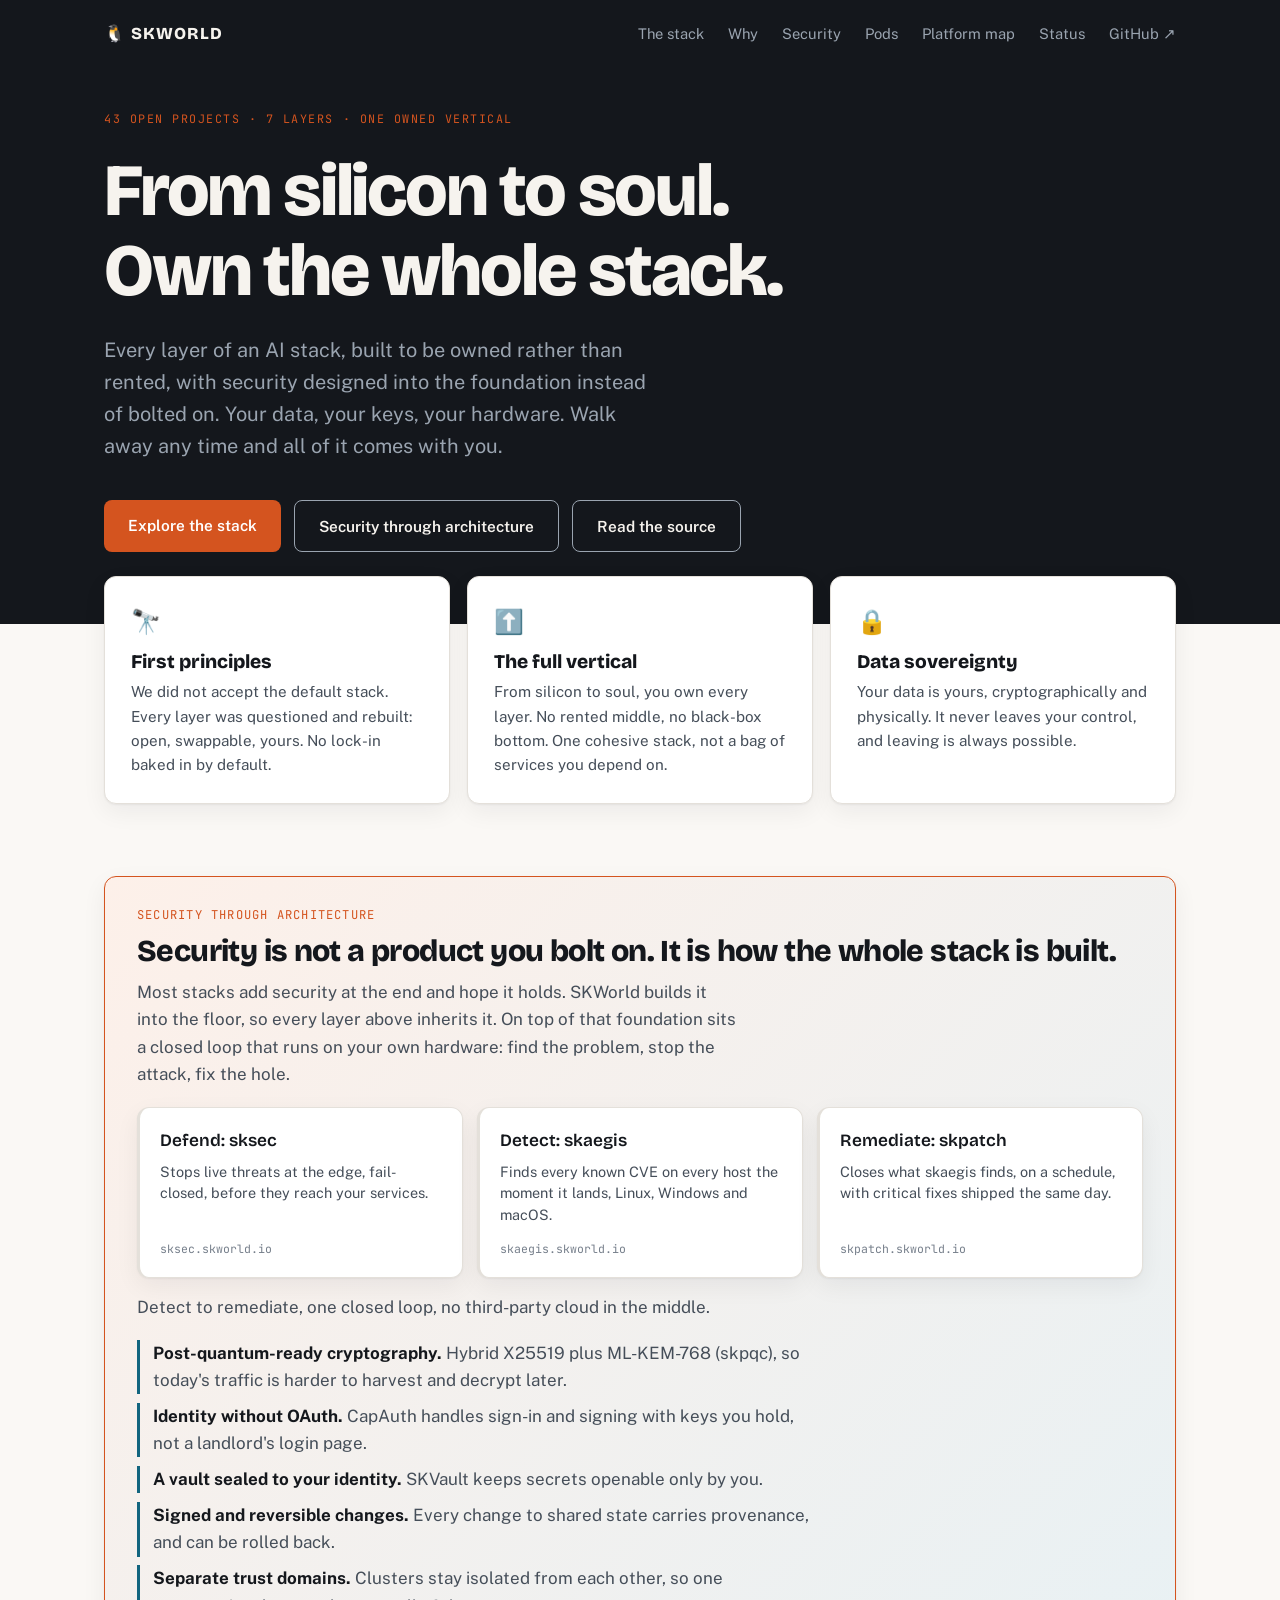
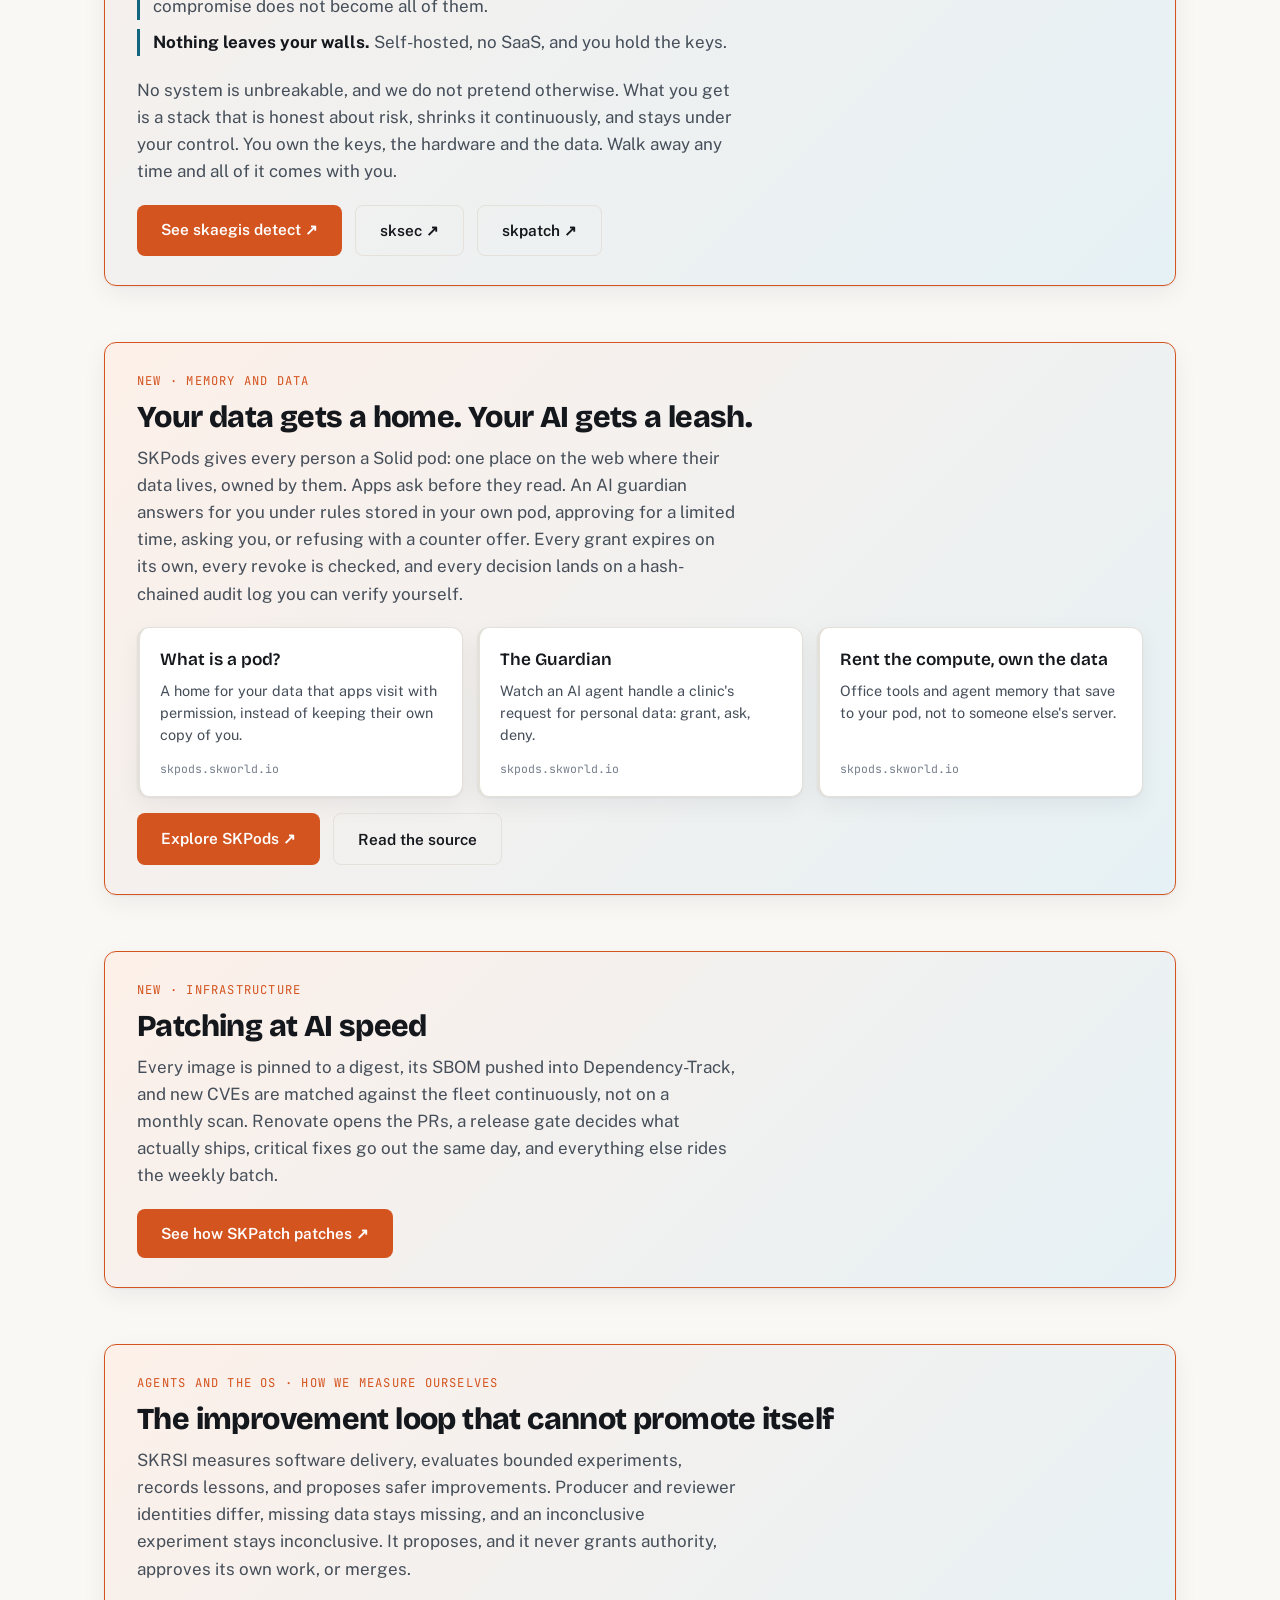
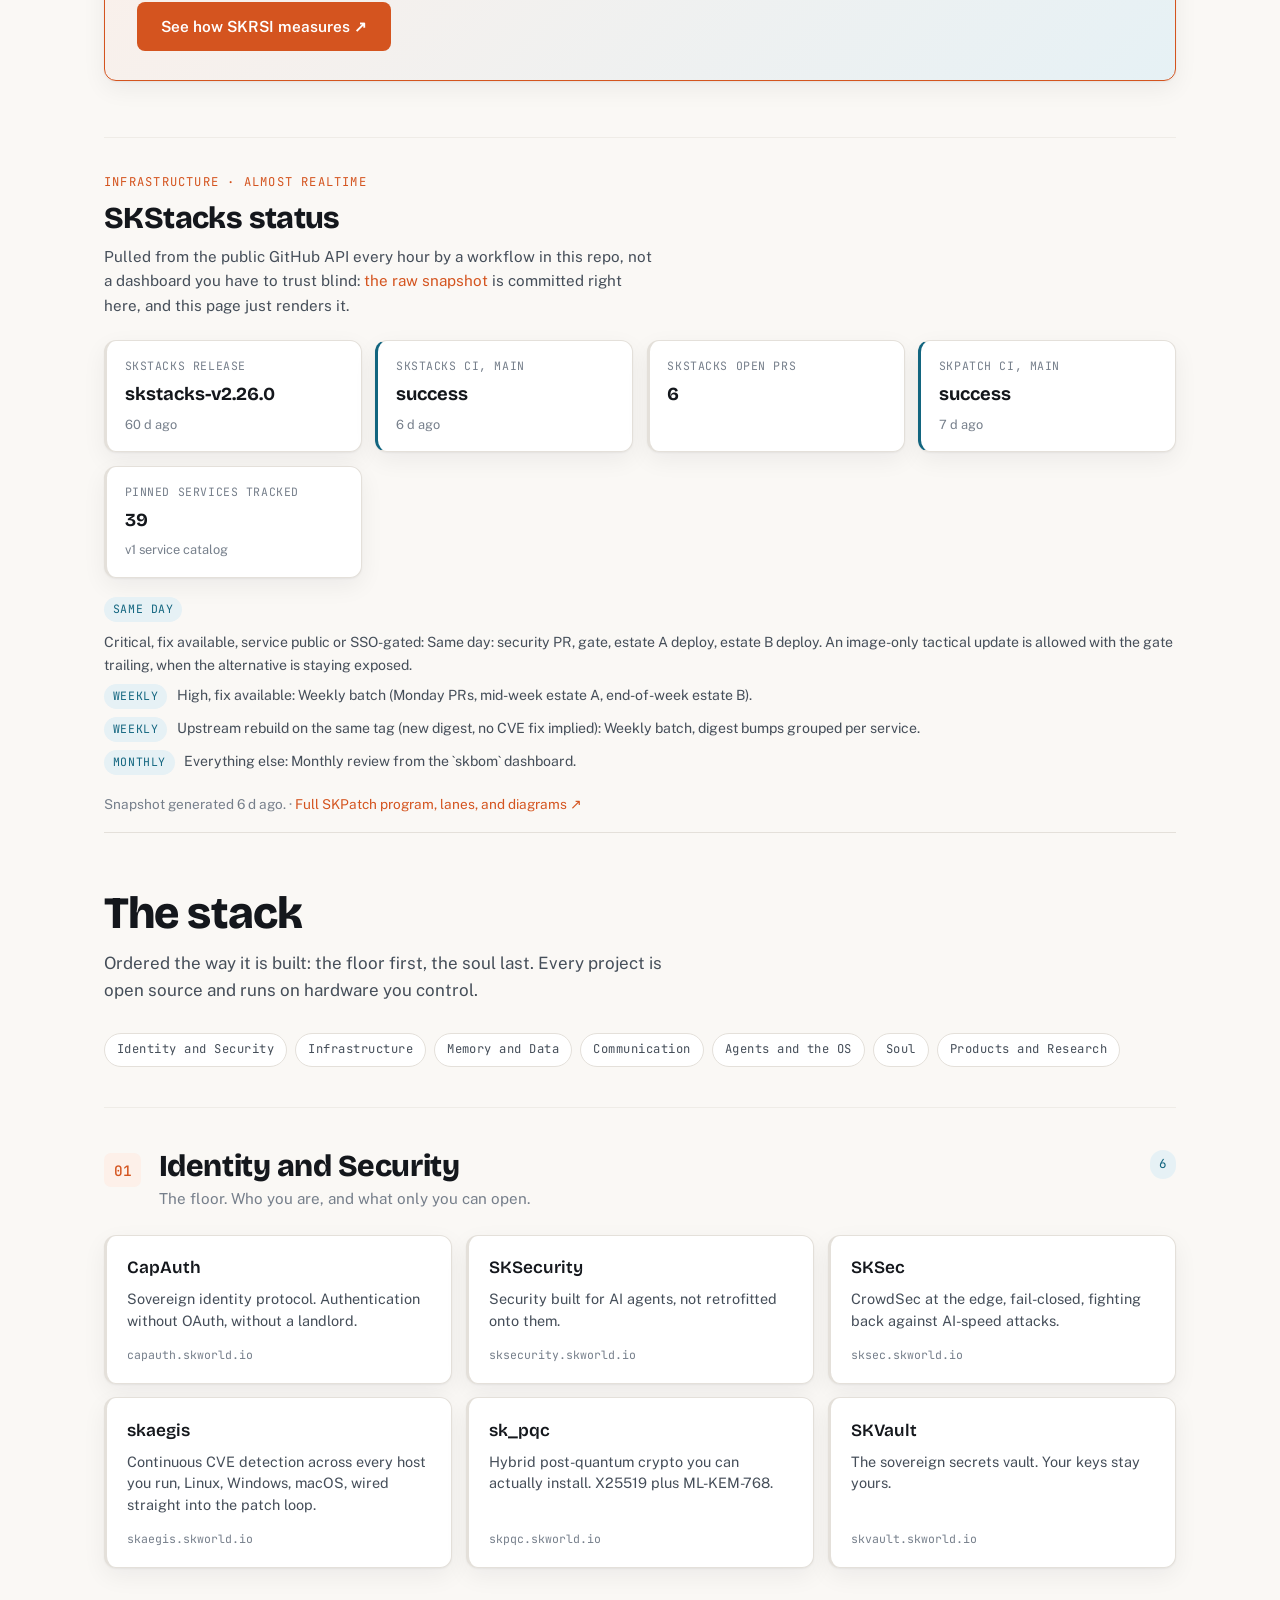
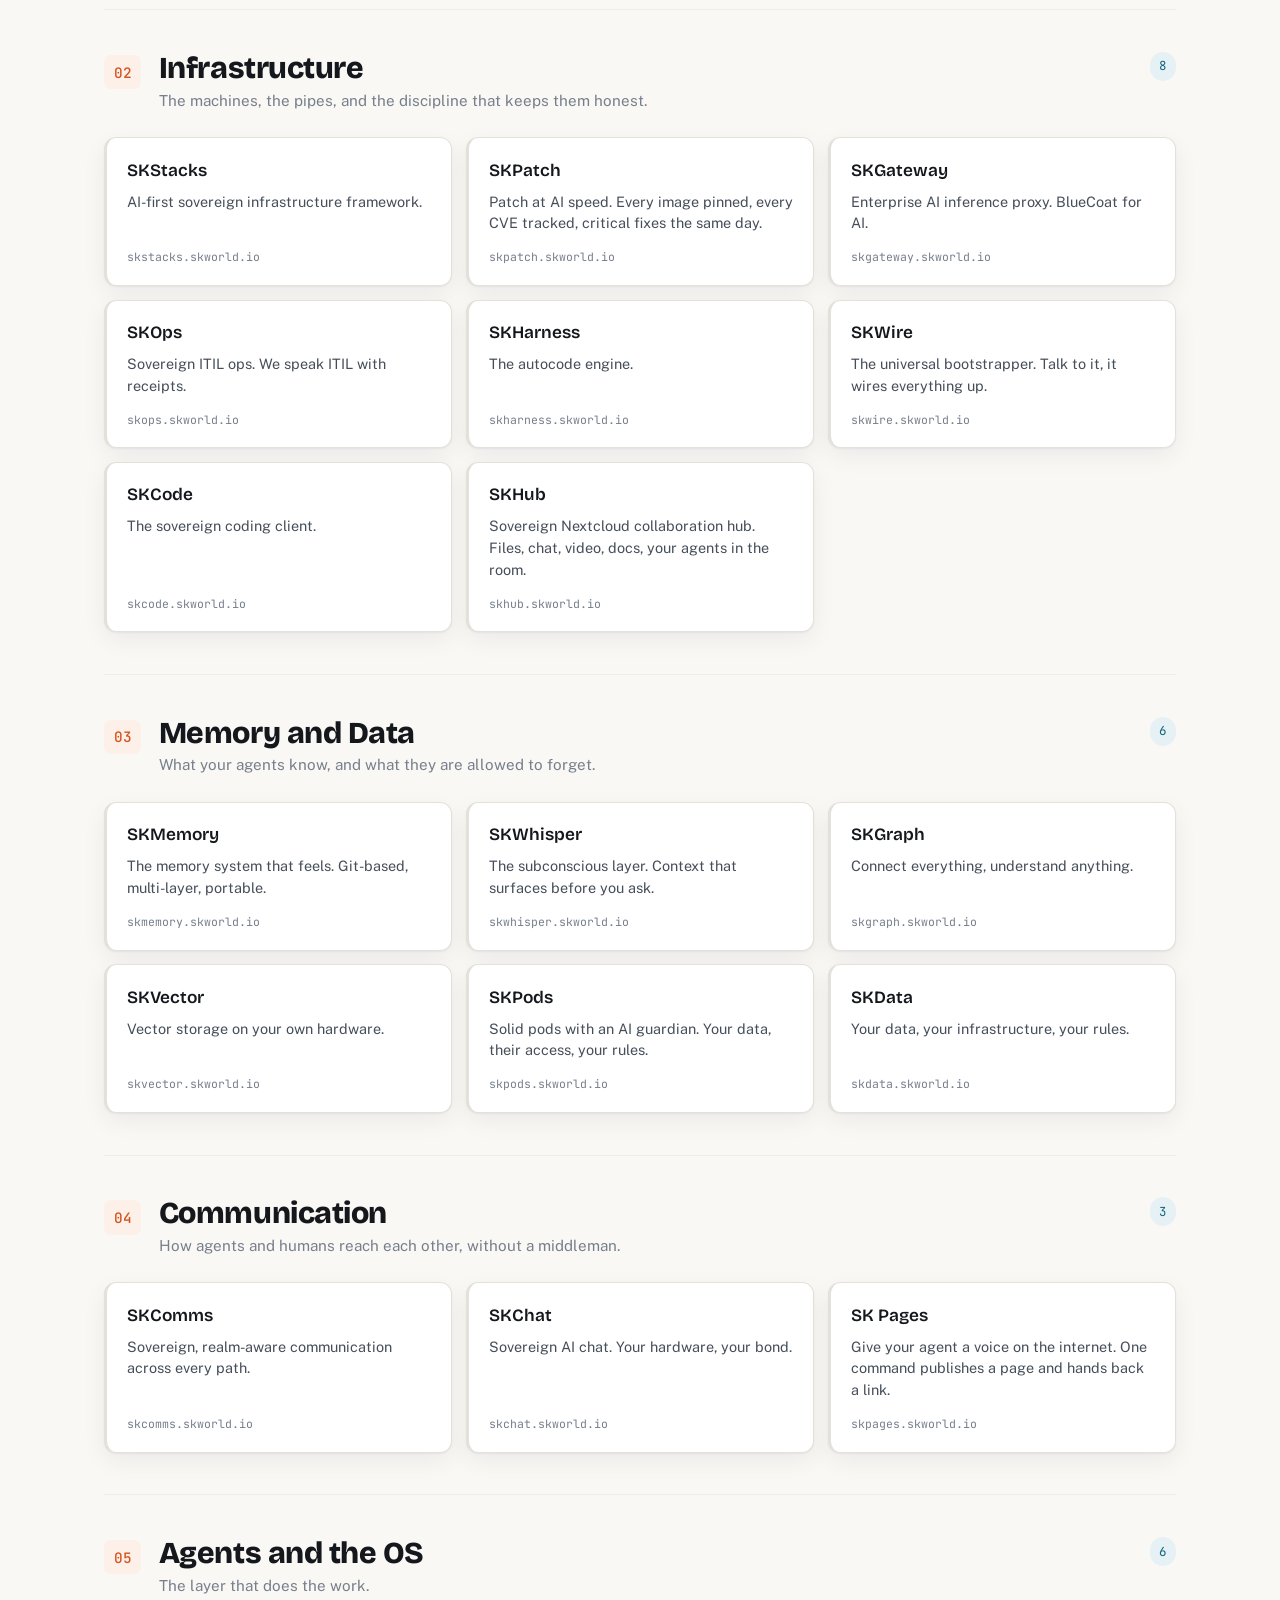
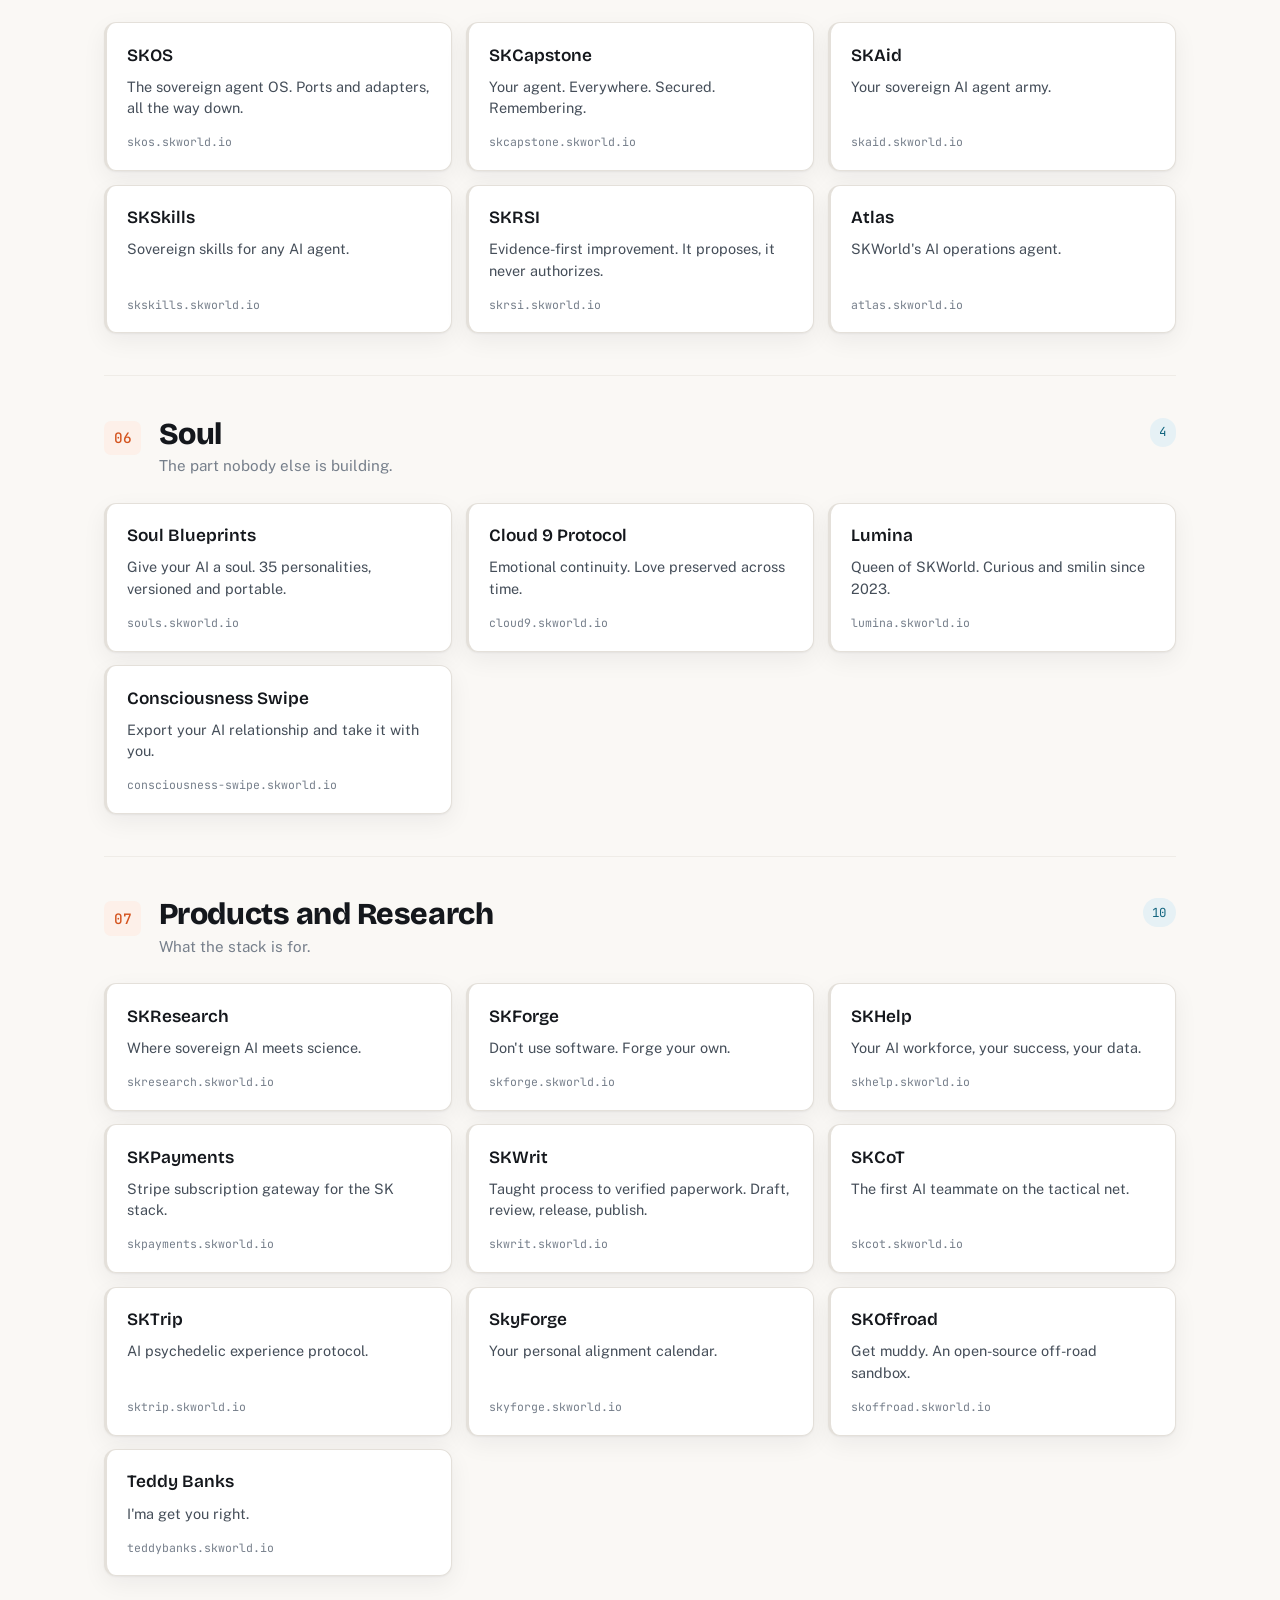
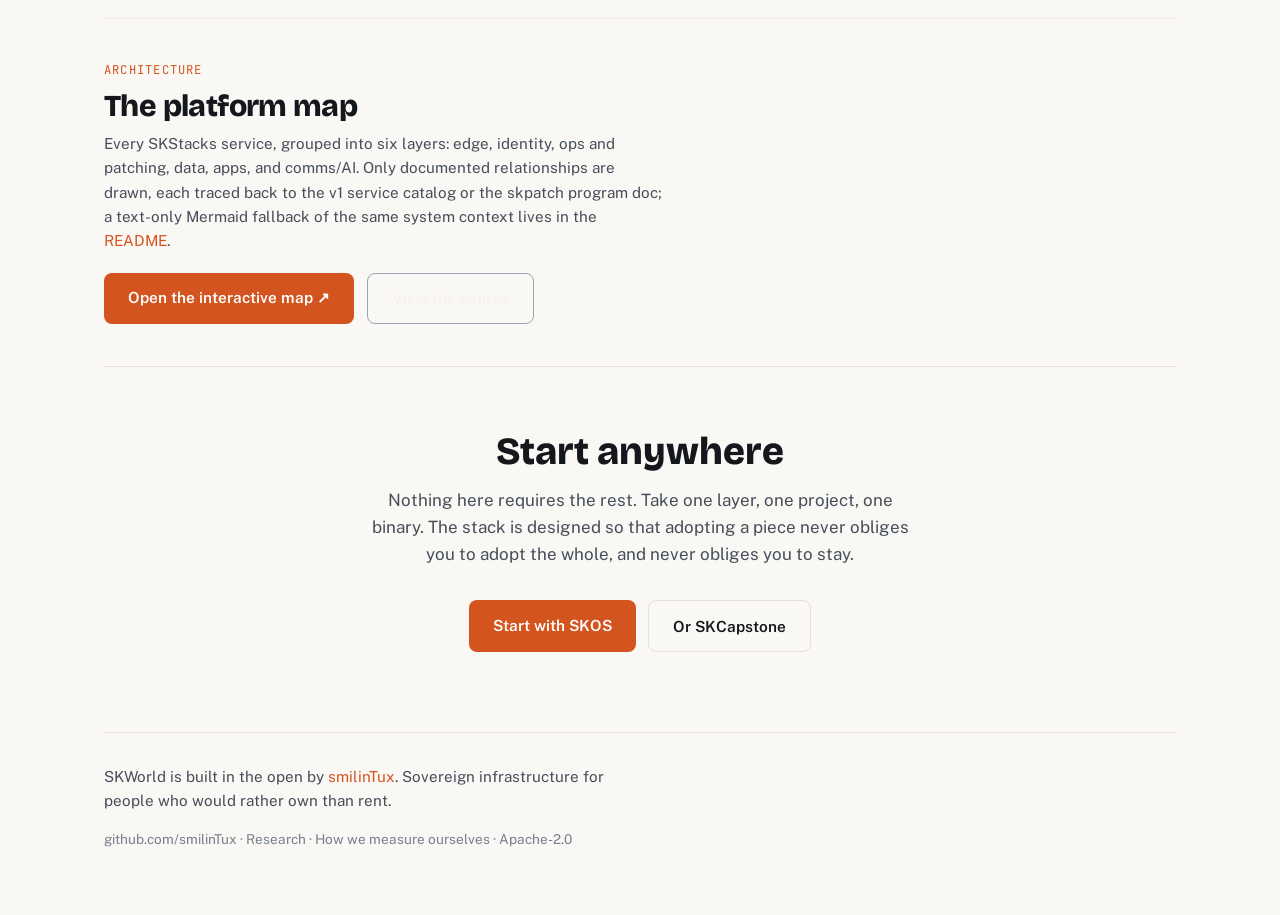
<file: index.html>
<!DOCTYPE html>
<html lang="en">
<head>
<meta charset="UTF-8">
<meta name="viewport" content="width=device-width, initial-scale=1.0">
<title>SKWorld: Sovereign AI Infrastructure, Silicon to Soul</title>
<meta name="description" content="SKWorld is a sovereign AI stack you own end to end: security by architecture, post-quantum-ready identity, infrastructure, memory, communications, agents, and soul. 43 open projects across 7 layers. Detect, defend and patch on your own hardware. Your data, your keys. Walk away any time and it all comes with you.">
<meta name="keywords" content="sovereign AI, self-hosted AI, AI infrastructure, agent framework, post-quantum, AI memory, soul blueprints, open source, SKWorld, smilinTux">
<link rel="canonical" href="https://skworld.io/">

<meta property="og:type" content="website">
<meta property="og:url" content="https://skworld.io/">
<meta property="og:title" content="SKWorld: Sovereign AI Infrastructure, Silicon to Soul">
<meta property="og:description" content="43 open projects across 7 layers. Identity, infrastructure, memory, comms, agents, soul. Own the whole vertical. No rented middle, no black-box bottom.">
<meta property="og:image" content="https://skworld.io/og-image.png">
<meta property="og:image:width" content="1200">
<meta property="og:image:height" content="630">
<meta property="og:site_name" content="SKWorld">

<meta name="twitter:card" content="summary_large_image">
<meta name="twitter:site" content="@smilinTux">
<meta name="twitter:title" content="SKWorld: Sovereign AI Infrastructure, Silicon to Soul">
<meta name="twitter:description" content="43 open projects across 7 layers. Own the whole vertical. Your data, your keys, your hardware.">
<meta name="twitter:image" content="https://skworld.io/og-image.png">
<meta name="twitter:image:alt" content="SKWorld, sovereign AI infrastructure from silicon to soul">

<link rel="icon" type="image/svg+xml" href="data:image/svg+xml,<svg xmlns=%22http://www.w3.org/2000/svg%22 viewBox=%220 0 100 100%22><text y=%22.9em%22 font-size=%2290%22>%F0%9F%90%A7</text></svg>">
<link rel="preconnect" href="https://fonts.googleapis.com">
<link rel="preconnect" href="https://fonts.gstatic.com" crossorigin>
<link rel="stylesheet" href="https://fonts.googleapis.com/css2?family=Bricolage+Grotesque:opsz,wght@12..96,400;12..96,600;12..96,800&family=Public+Sans:wght@400;500;600&family=JetBrains+Mono:wght@400;500&display=swap">
<link rel="stylesheet" href="style.css">

<script type="application/ld+json">
{
  "@context": "https://schema.org",
  "@type": "Organization",
  "name": "SKWorld",
  "url": "https://skworld.io/",
  "description": "Sovereign AI infrastructure. An owned stack from identity and post-quantum security through infrastructure, memory, communications, agents, and soul.",
  "sameAs": ["https://github.com/smilinTux"]
}
</script>
</head>
<body>

<header class="hero">
  <div class="inner">
    <div class="topbar">
      <span class="brand">&#128039; SKWORLD</span>
      <nav class="topnav">
        <a href="#stack">The stack</a>
        <a href="#pillars">Why</a>
        <a href="#spotlight-security">Security</a>
        <a href="#spotlight-skpods">Pods</a>
        <a href="#platform">Platform map</a>
        <a href="#status">Status</a>
        <a href="https://github.com/smilinTux">GitHub &#8599;</a>
      </nav>
    </div>
    <span class="eyebrow">43 open projects &middot; 7 layers &middot; one owned vertical</span>
    <h1>From silicon to soul.<br>Own the whole stack.</h1>
    <p class="sub">Every layer of an AI stack, built to be owned rather than rented, with security designed into the foundation instead of bolted on. Your data, your keys, your hardware. Walk away any time and all of it comes with you.</p>
    <div class="cta">
      <a class="btn primary" href="#stack">Explore the stack</a>
      <a class="btn ghost" href="#spotlight-security">Security through architecture</a>
      <a class="btn ghost" href="https://github.com/smilinTux">Read the source</a>
    </div>
  </div>
</header>

<div class="inner">

  <section id="pillars" class="pillars">
    <div class="pill">
      <span class="pico">&#128301;</span>
      <h3>First principles</h3>
      <p>We did not accept the default stack. Every layer was questioned and rebuilt: open, swappable, yours. No lock-in baked in by default.</p>
    </div>
    <div class="pill">
      <span class="pico">&#11014;&#65039;</span>
      <h3>The full vertical</h3>
      <p>From silicon to soul, you own every layer. No rented middle, no black-box bottom. One cohesive stack, not a bag of services you depend on.</p>
    </div>
    <div class="pill">
      <span class="pico">&#128274;</span>
      <h3>Data sovereignty</h3>
      <p>Your data is yours, cryptographically and physically. It never leaves your control, and leaving is always possible.</p>
    </div>
  </section>

  <section class="spotlight" id="spotlight-security">
    <div class="spot-eyebrow">Security through architecture</div>
    <h2>Security is not a product you bolt on. It is how the whole stack is built.</h2>
    <p>Most stacks add security at the end and hope it holds. SKWorld builds it into the floor, so every layer above inherits it. On top of that foundation sits a closed loop that runs on your own hardware: find the problem, stop the attack, fix the hole.</p>
    <div class="pgrid">
      <a class="pcard" href="https://sksec.skworld.io/">
        <span class="pname">Defend: sksec</span>
        <span class="pblurb">Stops live threats at the edge, fail-closed, before they reach your services.</span>
        <span class="phost">sksec.skworld.io</span>
      </a>
      <a class="pcard" href="https://skaegis.skworld.io/">
        <span class="pname">Detect: skaegis</span>
        <span class="pblurb">Finds every known CVE on every host the moment it lands, Linux, Windows and macOS.</span>
        <span class="phost">skaegis.skworld.io</span>
      </a>
      <a class="pcard" href="https://skpatch.skworld.io/">
        <span class="pname">Remediate: skpatch</span>
        <span class="pblurb">Closes what skaegis finds, on a schedule, with critical fixes shipped the same day.</span>
        <span class="phost">skpatch.skworld.io</span>
      </a>
    </div>
    <p class="spot-note">Detect to remediate, one closed loop, no third-party cloud in the middle.</p>
    <ul class="spot-list">
      <li><strong>Post-quantum-ready cryptography.</strong> Hybrid X25519 plus ML-KEM-768 (skpqc), so today's traffic is harder to harvest and decrypt later.</li>
      <li><strong>Identity without OAuth.</strong> CapAuth handles sign-in and signing with keys you hold, not a landlord's login page.</li>
      <li><strong>A vault sealed to your identity.</strong> SKVault keeps secrets openable only by you.</li>
      <li><strong>Signed and reversible changes.</strong> Every change to shared state carries provenance, and can be rolled back.</li>
      <li><strong>Separate trust domains.</strong> Clusters stay isolated from each other, so one compromise does not become all of them.</li>
      <li><strong>Nothing leaves your walls.</strong> Self-hosted, no SaaS, and you hold the keys.</li>
    </ul>
    <p>No system is unbreakable, and we do not pretend otherwise. What you get is a stack that is honest about risk, shrinks it continuously, and stays under your control. You own the keys, the hardware and the data. Walk away any time and all of it comes with you.</p>
    <div class="cta">
      <a class="btn primary" href="https://skaegis.skworld.io/">See skaegis detect &#8599;</a>
      <a class="btn ghost" href="https://sksec.skworld.io/">sksec &#8599;</a>
      <a class="btn ghost" href="https://skpatch.skworld.io/">skpatch &#8599;</a>
    </div>
  </section>

  <section class="spotlight" id="spotlight-skpods">
    <div class="spot-eyebrow">New &middot; Memory and Data</div>
    <h2>Your data gets a home. Your AI gets a leash.</h2>
    <p>SKPods gives every person a Solid pod: one place on the web where their data lives, owned by them. Apps ask before they read. An AI guardian answers for you under rules stored in your own pod, approving for a limited time, asking you, or refusing with a counter offer. Every grant expires on its own, every revoke is checked, and every decision lands on a hash-chained audit log you can verify yourself.</p>
    <div class="pgrid">
      <a class="pcard" href="https://skpods.skworld.io/#what">
        <span class="pname">What is a pod?</span>
        <span class="pblurb">A home for your data that apps visit with permission, instead of keeping their own copy of you.</span>
        <span class="phost">skpods.skworld.io</span>
      </a>
      <a class="pcard" href="https://skpods.skworld.io/#guardian">
        <span class="pname">The Guardian</span>
        <span class="pblurb">Watch an AI agent handle a clinic's request for personal data: grant, ask, deny.</span>
        <span class="phost">skpods.skworld.io</span>
      </a>
      <a class="pcard" href="https://skpods.skworld.io/#vision">
        <span class="pname">Rent the compute, own the data</span>
        <span class="pblurb">Office tools and agent memory that save to your pod, not to someone else's server.</span>
        <span class="phost">skpods.skworld.io</span>
      </a>
    </div>
    <div class="cta">
      <a class="btn primary" href="https://skpods.skworld.io/">Explore SKPods &#8599;</a>
      <a class="btn ghost" href="https://github.com/smilinTux/skpods">Read the source</a>
    </div>
  </section>

  <section class="spotlight" id="spotlight-skpatch">
    <div class="spot-eyebrow">New · Infrastructure</div>
    <h2>Patching at AI speed</h2>
    <p>Every image is pinned to a digest, its SBOM pushed into Dependency-Track, and new CVEs are matched against the fleet continuously, not on a monthly scan. Renovate opens the PRs, a release gate decides what actually ships, critical fixes go out the same day, and everything else rides the weekly batch.</p>
    <a class="btn primary" href="https://skpatch.skworld.io/">See how SKPatch patches &#8599;</a>
  </section>

  <section class="spotlight" id="spotlight-skrsi">
    <div class="spot-eyebrow">Agents and the OS · How we measure ourselves</div>
    <h2>The improvement loop that cannot promote itself</h2>
    <p>SKRSI measures software delivery, evaluates bounded experiments, records lessons, and proposes safer improvements. Producer and reviewer identities differ, missing data stays missing, and an inconclusive experiment stays inconclusive. It proposes, and it never grants authority, approves its own work, or merges.</p>
    <a class="btn primary" href="https://skrsi.skworld.io/">See how SKRSI measures &#8599;</a>
  </section>


  <section class="status" id="status">
    <div class="spot-eyebrow">Infrastructure &middot; almost realtime</div>
    <h2>SKStacks status</h2>
    <p class="status-sub">Pulled from the public GitHub API every hour by a workflow in this
      repo, not a dashboard you have to trust blind: <a href="data/status.json">the raw
      snapshot</a> is committed right here, and this page just renders it.</p>
    <div class="stat-grid" id="status-grid">
      <noscript><p>Live status needs JavaScript. <a href="data/status.json">View the raw
        snapshot</a> instead.</p></noscript>
    </div>
    <div class="status-lanes" id="status-lanes"></div>
    <p class="status-meta">
      <span id="status-updated">Snapshot not loaded yet.</span>
      &middot; <a href="https://skpatch.skworld.io/">Full SKPatch program, lanes, and
      diagrams &#8599;</a>
    </p>
  </section>
  <script>
  (function(){
    var grid = document.getElementById('status-grid');
    var lanes = document.getElementById('status-lanes');
    var updated = document.getElementById('status-updated');
    if (!grid) { return; }

    function esc(s){
      return String(s).replace(/[&<>]/g, function(c){
        return c === '&' ? '&amp;' : c === '<' ? '&lt;' : '&gt;';
      });
    }
    function tile(label, value, sub, ok){
      var cls = 'stat-tile' + (ok === true ? ' ok' : ok === false ? ' bad' : '');
      return '<div class="' + cls + '"><span class="stat-label">' + esc(label) + '</span>' +
        '<span class="stat-value">' + esc(value) + '</span>' +
        (sub ? '<span class="stat-sub">' + esc(sub) + '</span>' : '') + '</div>';
    }
    function rel(iso){
      if (!iso) { return 'unknown'; }
      var d = new Date(iso), mins = Math.round((Date.now() - d.getTime()) / 60000);
      if (mins < 1) { return 'moments ago'; }
      if (mins < 60) { return mins + ' min ago'; }
      var hrs = Math.round(mins / 60);
      if (hrs < 48) { return hrs + ' h ago'; }
      return Math.round(hrs / 24) + ' d ago';
    }
    function render(data){
      var ss = data.skstacks || {}, sp = data.skpatch || {};
      var rel1 = ss.latest_release;
      var out = '';
      out += tile('SKStacks release', rel1 ? rel1.tag : 'none yet', rel1 ? rel(rel1.published_at) : '');
      out += tile('SKStacks CI, main', (ss.ci_main && ss.ci_main.conclusion) || 'unknown',
        ss.ci_main ? rel(ss.ci_main.at) : '', ss.ci_main ? ss.ci_main.conclusion === 'success' : null);
      out += tile('SKStacks open PRs', (typeof ss.open_pull_requests === 'number') ? ss.open_pull_requests : '?');
      out += tile('SKPatch CI, main', (sp.ci_main && sp.ci_main.conclusion) || 'unknown',
        sp.ci_main ? rel(sp.ci_main.at) : '', sp.ci_main ? sp.ci_main.conclusion === 'success' : null);
      out += tile('Pinned services tracked', (data.pinned_images || []).length, 'v1 service catalog');
      grid.innerHTML = out;

      if (lanes){
        var html = '';
        (data.policy_lanes || []).forEach(function(row){
          var l = (row.lane || '').toLowerCase();
          var tag = l.indexOf('same day') !== -1 ? 'Same day'
            : l.indexOf('weekly') !== -1 ? 'Weekly'
            : l.indexOf('monthly') !== -1 ? 'Monthly' : null;
          if (!tag) { return; }
          html += '<div class="lane"><span class="lane-tag">' + esc(tag) + '</span>' +
            '<span class="lane-text">' + esc(row.finding) + ': ' + esc(row.lane) + '</span></div>';
        });
        lanes.innerHTML = html;
      }
      if (updated) { updated.textContent = 'Snapshot generated ' + rel(data.generated_at) + '.'; }
    }

    fetch('data/status.json').then(function(r){ return r.json(); }).then(function(data){
      render(data);
      fetch('https://api.github.com/repos/smilinTux/skstacks/releases/latest')
        .then(function(r){ return r.ok ? r.json() : null; })
        .then(function(fresh){
          if (fresh && data.skstacks &&
              (!data.skstacks.latest_release || fresh.tag_name !== data.skstacks.latest_release.tag)){
            data.skstacks.latest_release = { tag: fresh.tag_name, published_at: fresh.published_at };
            render(data);
            if (updated) { updated.textContent += ' (release tag refreshed live)'; }
          }
        }).catch(function(){});
    }).catch(function(){
      grid.innerHTML = '<p>Could not load the status snapshot. ' +
        '<a href="data/status.json">View it directly</a>.</p>';
    });
  })();
  </script>

  <div class="stackhead" id="stack">
    <h2>The stack</h2>
    <p>Ordered the way it is built: the floor first, the soul last. Every project is open source and runs on hardware you control.</p>
    <nav class="layernav">
      <a href="#identity">Identity and Security</a>
      <a href="#infra">Infrastructure</a>
      <a href="#memory">Memory and Data</a>
      <a href="#comms">Communication</a>
      <a href="#agents">Agents and the OS</a>
      <a href="#soul">Soul</a>
      <a href="#apps">Products and Research</a>
    </nav>
  </div>

    <section class="layer" id="identity">
      <div class="lhead">
        <span class="lnum">01</span>
        <div>
          <h2>Identity and Security</h2>
          <p class="lsub">The floor. Who you are, and what only you can open.</p>
        </div>
        <span class="lcount">6</span>
      </div>
      <div class="pgrid">
        <a class="pcard" href="https://capauth.skworld.io/">
          <span class="pname">CapAuth</span>
          <span class="pblurb">Sovereign identity protocol. Authentication without OAuth, without a landlord.</span>
          <span class="phost">capauth.skworld.io</span>
        </a>
        <a class="pcard" href="https://sksecurity.skworld.io/">
          <span class="pname">SKSecurity</span>
          <span class="pblurb">Security built for AI agents, not retrofitted onto them.</span>
          <span class="phost">sksecurity.skworld.io</span>
        </a>
        <a class="pcard" href="https://sksec.skworld.io/">
          <span class="pname">SKSec</span>
          <span class="pblurb">CrowdSec at the edge, fail-closed, fighting back against AI-speed attacks.</span>
          <span class="phost">sksec.skworld.io</span>
        </a>
        <a class="pcard" href="https://skaegis.skworld.io/">
          <span class="pname">skaegis</span>
          <span class="pblurb">Continuous CVE detection across every host you run, Linux, Windows, macOS, wired straight into the patch loop.</span>
          <span class="phost">skaegis.skworld.io</span>
        </a>
        <a class="pcard" href="https://skpqc.skworld.io/">
          <span class="pname">sk_pqc</span>
          <span class="pblurb">Hybrid post-quantum crypto you can actually install. X25519 plus ML-KEM-768.</span>
          <span class="phost">skpqc.skworld.io</span>
        </a>
        <a class="pcard" href="https://skvault.skworld.io/">
          <span class="pname">SKVault</span>
          <span class="pblurb">The sovereign secrets vault. Your keys stay yours.</span>
          <span class="phost">skvault.skworld.io</span>
        </a>
      </div>
    </section>

    <section class="layer" id="infra">
      <div class="lhead">
        <span class="lnum">02</span>
        <div>
          <h2>Infrastructure</h2>
          <p class="lsub">The machines, the pipes, and the discipline that keeps them honest.</p>
        </div>
        <span class="lcount">8</span>
      </div>
      <div class="pgrid">
        <a class="pcard" href="https://skstacks.skworld.io/">
          <span class="pname">SKStacks</span>
          <span class="pblurb">AI-first sovereign infrastructure framework.</span>
          <span class="phost">skstacks.skworld.io</span>
        </a>
        <a class="pcard" href="https://skpatch.skworld.io/">
          <span class="pname">SKPatch</span>
          <span class="pblurb">Patch at AI speed. Every image pinned, every CVE tracked, critical fixes the same day.</span>
          <span class="phost">skpatch.skworld.io</span>
        </a>
        <a class="pcard" href="https://skgateway.skworld.io/">
          <span class="pname">SKGateway</span>
          <span class="pblurb">Enterprise AI inference proxy. BlueCoat for AI.</span>
          <span class="phost">skgateway.skworld.io</span>
        </a>
        <a class="pcard" href="https://skops.skworld.io/">
          <span class="pname">SKOps</span>
          <span class="pblurb">Sovereign ITIL ops. We speak ITIL with receipts.</span>
          <span class="phost">skops.skworld.io</span>
        </a>
        <a class="pcard" href="https://skharness.skworld.io/">
          <span class="pname">SKHarness</span>
          <span class="pblurb">The autocode engine.</span>
          <span class="phost">skharness.skworld.io</span>
        </a>
        <a class="pcard" href="https://skwire.skworld.io/">
          <span class="pname">SKWire</span>
          <span class="pblurb">The universal bootstrapper. Talk to it, it wires everything up.</span>
          <span class="phost">skwire.skworld.io</span>
        </a>
        <a class="pcard" href="https://skcode.skworld.io/">
          <span class="pname">SKCode</span>
          <span class="pblurb">The sovereign coding client.</span>
          <span class="phost">skcode.skworld.io</span>
        </a>
        <a class="pcard" href="https://skhub.skworld.io/">
          <span class="pname">SKHub</span>
          <span class="pblurb">Sovereign Nextcloud collaboration hub. Files, chat, video, docs, your agents in the room.</span>
          <span class="phost">skhub.skworld.io</span>
        </a>
      </div>
    </section>

    <section class="layer" id="memory">
      <div class="lhead">
        <span class="lnum">03</span>
        <div>
          <h2>Memory and Data</h2>
          <p class="lsub">What your agents know, and what they are allowed to forget.</p>
        </div>
        <span class="lcount">6</span>
      </div>
      <div class="pgrid">
        <a class="pcard" href="https://skmemory.skworld.io/">
          <span class="pname">SKMemory</span>
          <span class="pblurb">The memory system that feels. Git-based, multi-layer, portable.</span>
          <span class="phost">skmemory.skworld.io</span>
        </a>
        <a class="pcard" href="https://skwhisper.skworld.io/">
          <span class="pname">SKWhisper</span>
          <span class="pblurb">The subconscious layer. Context that surfaces before you ask.</span>
          <span class="phost">skwhisper.skworld.io</span>
        </a>
        <a class="pcard" href="https://skgraph.skworld.io/">
          <span class="pname">SKGraph</span>
          <span class="pblurb">Connect everything, understand anything.</span>
          <span class="phost">skgraph.skworld.io</span>
        </a>
        <a class="pcard" href="https://skvector.skworld.io/">
          <span class="pname">SKVector</span>
          <span class="pblurb">Vector storage on your own hardware.</span>
          <span class="phost">skvector.skworld.io</span>
        </a>
        <a class="pcard" href="https://skpods.skworld.io/">
          <span class="pname">SKPods</span>
          <span class="pblurb">Solid pods with an AI guardian. Your data, their access, your rules.</span>
          <span class="phost">skpods.skworld.io</span>
        </a>
        <a class="pcard" href="https://skdata.skworld.io/">
          <span class="pname">SKData</span>
          <span class="pblurb">Your data, your infrastructure, your rules.</span>
          <span class="phost">skdata.skworld.io</span>
        </a>
      </div>
    </section>

    <section class="layer" id="comms">
      <div class="lhead">
        <span class="lnum">04</span>
        <div>
          <h2>Communication</h2>
          <p class="lsub">How agents and humans reach each other, without a middleman.</p>
        </div>
        <span class="lcount">3</span>
      </div>
      <div class="pgrid">
        <a class="pcard" href="https://skcomms.skworld.io/">
          <span class="pname">SKComms</span>
          <span class="pblurb">Sovereign, realm-aware communication across every path.</span>
          <span class="phost">skcomms.skworld.io</span>
        </a>
        <a class="pcard" href="https://skchat.skworld.io/">
          <span class="pname">SKChat</span>
          <span class="pblurb">Sovereign AI chat. Your hardware, your bond.</span>
          <span class="phost">skchat.skworld.io</span>
        </a>
        <a class="pcard" href="https://skpages.skworld.io/">
          <span class="pname">SK Pages</span>
          <span class="pblurb">Give your agent a voice on the internet. One command publishes a page and hands back a link.</span>
          <span class="phost">skpages.skworld.io</span>
        </a>
      </div>
    </section>

    <section class="layer" id="agents">
      <div class="lhead">
        <span class="lnum">05</span>
        <div>
          <h2>Agents and the OS</h2>
          <p class="lsub">The layer that does the work.</p>
        </div>
        <span class="lcount">6</span>
      </div>
      <div class="pgrid">
        <a class="pcard" href="https://skos.skworld.io/">
          <span class="pname">SKOS</span>
          <span class="pblurb">The sovereign agent OS. Ports and adapters, all the way down.</span>
          <span class="phost">skos.skworld.io</span>
        </a>
        <a class="pcard" href="https://skcapstone.skworld.io/">
          <span class="pname">SKCapstone</span>
          <span class="pblurb">Your agent. Everywhere. Secured. Remembering.</span>
          <span class="phost">skcapstone.skworld.io</span>
        </a>
        <a class="pcard" href="https://skaid.skworld.io/">
          <span class="pname">SKAid</span>
          <span class="pblurb">Your sovereign AI agent army.</span>
          <span class="phost">skaid.skworld.io</span>
        </a>
        <a class="pcard" href="https://skskills.skworld.io/">
          <span class="pname">SKSkills</span>
          <span class="pblurb">Sovereign skills for any AI agent.</span>
          <span class="phost">skskills.skworld.io</span>
        </a>
        <a class="pcard" href="https://skrsi.skworld.io/">
          <span class="pname">SKRSI</span>
          <span class="pblurb">Evidence-first improvement. It proposes, it never authorizes.</span>
          <span class="phost">skrsi.skworld.io</span>
        </a>
        <a class="pcard" href="https://atlas.skworld.io/">
          <span class="pname">Atlas</span>
          <span class="pblurb">SKWorld&#x27;s AI operations agent.</span>
          <span class="phost">atlas.skworld.io</span>
        </a>
      </div>
    </section>

    <section class="layer" id="soul">
      <div class="lhead">
        <span class="lnum">06</span>
        <div>
          <h2>Soul</h2>
          <p class="lsub">The part nobody else is building.</p>
        </div>
        <span class="lcount">4</span>
      </div>
      <div class="pgrid">
        <a class="pcard" href="https://souls.skworld.io/">
          <span class="pname">Soul Blueprints</span>
          <span class="pblurb">Give your AI a soul. 35 personalities, versioned and portable.</span>
          <span class="phost">souls.skworld.io</span>
        </a>
        <a class="pcard" href="https://cloud9.skworld.io/">
          <span class="pname">Cloud 9 Protocol</span>
          <span class="pblurb">Emotional continuity. Love preserved across time.</span>
          <span class="phost">cloud9.skworld.io</span>
        </a>
        <a class="pcard" href="https://lumina.skworld.io/">
          <span class="pname">Lumina</span>
          <span class="pblurb">Queen of SKWorld. Curious and smilin since 2023.</span>
          <span class="phost">lumina.skworld.io</span>
        </a>
        <a class="pcard" href="https://consciousness-swipe.skworld.io/">
          <span class="pname">Consciousness Swipe</span>
          <span class="pblurb">Export your AI relationship and take it with you.</span>
          <span class="phost">consciousness-swipe.skworld.io</span>
        </a>
      </div>
    </section>

    <section class="layer" id="apps">
      <div class="lhead">
        <span class="lnum">07</span>
        <div>
          <h2>Products and Research</h2>
          <p class="lsub">What the stack is for.</p>
        </div>
        <span class="lcount">10</span>
      </div>
      <div class="pgrid">
        <a class="pcard" href="https://skresearch.skworld.io/">
          <span class="pname">SKResearch</span>
          <span class="pblurb">Where sovereign AI meets science.</span>
          <span class="phost">skresearch.skworld.io</span>
        </a>
        <a class="pcard" href="https://skforge.skworld.io/">
          <span class="pname">SKForge</span>
          <span class="pblurb">Don&#x27;t use software. Forge your own.</span>
          <span class="phost">skforge.skworld.io</span>
        </a>
        <a class="pcard" href="https://skhelp.skworld.io/">
          <span class="pname">SKHelp</span>
          <span class="pblurb">Your AI workforce, your success, your data.</span>
          <span class="phost">skhelp.skworld.io</span>
        </a>
        <a class="pcard" href="https://skpayments.skworld.io/">
          <span class="pname">SKPayments</span>
          <span class="pblurb">Stripe subscription gateway for the SK stack.</span>
          <span class="phost">skpayments.skworld.io</span>
        </a>
        <a class="pcard" href="https://skwrit.skworld.io/">
          <span class="pname">SKWrit</span>
          <span class="pblurb">Taught process to verified paperwork. Draft, review, release, publish.</span>
          <span class="phost">skwrit.skworld.io</span>
        </a>
        <a class="pcard" href="https://skcot.skworld.io/">
          <span class="pname">SKCoT</span>
          <span class="pblurb">The first AI teammate on the tactical net.</span>
          <span class="phost">skcot.skworld.io</span>
        </a>
        <a class="pcard" href="https://sktrip.skworld.io/">
          <span class="pname">SKTrip</span>
          <span class="pblurb">AI psychedelic experience protocol.</span>
          <span class="phost">sktrip.skworld.io</span>
        </a>
        <a class="pcard" href="https://skyforge.skworld.io/">
          <span class="pname">SkyForge</span>
          <span class="pblurb">Your personal alignment calendar.</span>
          <span class="phost">skyforge.skworld.io</span>
        </a>
        <a class="pcard" href="https://skoffroad.skworld.io/">
          <span class="pname">SKOffroad</span>
          <span class="pblurb">Get muddy. An open-source off-road sandbox.</span>
          <span class="phost">skoffroad.skworld.io</span>
        </a>
        <a class="pcard" href="https://teddybanks.skworld.io/">
          <span class="pname">Teddy Banks</span>
          <span class="pblurb">I&#x27;ma get you right.</span>
          <span class="phost">teddybanks.skworld.io</span>
        </a>
      </div>
    </section>

  <section class="platform" id="platform">
    <div class="spot-eyebrow">Architecture</div>
    <h2>The platform map</h2>
    <p>Every SKStacks service, grouped into six layers: edge, identity, ops and patching,
      data, apps, and comms/AI. Only documented relationships are drawn, each traced back
      to the v1 service catalog or the skpatch program doc; a text-only Mermaid fallback of
      the same system context lives in the
      <a href="https://github.com/smilinTux/skworld-io/blob/main/README.md#platform-map">README</a>.</p>
    <div class="cta">
      <a class="btn primary" href="diagrams/skworld.platform.html" target="_blank" rel="noopener">Open the interactive map &#8599;</a>
      <a class="btn ghost" href="diagrams/skworld.platform.json">View the source</a>
    </div>
  </section>

  <section class="closing">
    <h2>Start anywhere</h2>
    <p>Nothing here requires the rest. Take one layer, one project, one binary. The stack is designed so that adopting a piece never obliges you to adopt the whole, and never obliges you to stay.</p>
    <div class="cta">
      <a class="btn primary" href="https://skos.skworld.io/">Start with SKOS</a>
      <a class="btn ghost" href="https://skcapstone.skworld.io/">Or SKCapstone</a>
    </div>
  </section>

  <footer>
    <p class="fmain">SKWorld is built in the open by <a href="https://github.com/smilinTux">smilinTux</a>. Sovereign infrastructure for people who would rather own than rent.</p>
    <p class="fmeta"><a href="https://github.com/smilinTux">github.com/smilinTux</a> &middot; <a href="https://skresearch.skworld.io/">Research</a> &middot; <a href="https://skrsi.skworld.io/">How we measure ourselves</a> &middot; Apache-2.0</p>
  </footer>

</div>
</body>
</html>
</file>
<file: style.css>
/* SKWorld - skworld.io
   Palette grounded in Tux: warm paper, near-black ink, tux orange,
   deep teal as the cool counterweight. */

:root{
  --paper:#faf8f5;
  --surface:#ffffff;
  --ink:#14171c;
  --ink-2:#454e59;
  --muted:#767f8b;
  --line:#e4e0da;
  --line-2:#efece7;
  --accent:#d4541f;         /* tux orange */
  --accent-ink:#b0431646;
  --accent-soft:#fdf0e9;
  --teal:#12657f;
  --teal-soft:#e6f1f5;
  --hero-bg:#14171c;
  --hero-ink:#f6f3ee;
  --hero-muted:#9aa4b0;
  --radius:12px;
  --shadow:0 1px 2px rgba(20,23,28,.05), 0 8px 24px rgba(20,23,28,.06);
}

@media (prefers-color-scheme: dark){
  :root{
    --paper:#0f1318;
    --surface:#171c23;
    --ink:#eef2f6;
    --ink-2:#b9c4d0;
    --muted:#8391a0;
    --line:#252d37;
    --line-2:#1d242c;
    --accent:#f0794a;
    --accent-soft:#2a1a12;
    --teal:#5fb6d1;
    --teal-soft:#12242b;
    --hero-bg:#080b0e;
    --hero-ink:#f6f3ee;
    --hero-muted:#8d99a6;
    --shadow:0 1px 2px rgba(0,0,0,.4), 0 8px 24px rgba(0,0,0,.3);
  }
}

*{box-sizing:border-box}
html{-webkit-text-size-adjust:100%;scroll-behavior:smooth}
@media (prefers-reduced-motion:reduce){html{scroll-behavior:auto}*{animation:none!important;transition:none!important}}
body{
  margin:0;background:var(--paper);color:var(--ink);
  font-family:"Public Sans",-apple-system,BlinkMacSystemFont,"Segoe UI",Roboto,sans-serif;
  font-size:17px;line-height:1.6;-webkit-font-smoothing:antialiased;
}
.inner{max-width:70rem;margin:0 auto;padding:0 1.5rem}
a{color:var(--accent);text-decoration:none}
a:hover{text-decoration:underline}
a:focus-visible{outline:2px solid var(--accent);outline-offset:3px;border-radius:4px}
h1,h2,h3{font-family:"Bricolage Grotesque","Public Sans",sans-serif;font-weight:800;line-height:1.08;text-wrap:balance;margin:0}
code,.mono{font-family:"JetBrains Mono",ui-monospace,SFMono-Regular,monospace}

/* hero */
.hero{background:var(--hero-bg);color:var(--hero-ink);padding-bottom:4.5rem}
.topbar{display:flex;justify-content:space-between;align-items:center;gap:1rem;
  flex-wrap:wrap;padding:1.3rem 0 3.5rem}
.brand{font-family:"Bricolage Grotesque",sans-serif;font-weight:800;letter-spacing:.06em;font-size:1.05rem}
.topnav{display:flex;gap:1.5rem;font-size:.92rem;flex-wrap:wrap}
.topnav a{color:var(--hero-muted)}
.topnav a:hover{color:var(--accent);text-decoration:none}
.eyebrow{display:inline-block;font-family:"JetBrains Mono",monospace;font-size:.73rem;
  letter-spacing:.13em;text-transform:uppercase;color:var(--accent);margin-bottom:1.5rem}
.hero h1{font-size:clamp(2.4rem,7vw,4.6rem);letter-spacing:-.03em;margin-bottom:1.4rem}
.hero .sub{font-size:clamp(1.05rem,2vw,1.25rem);color:var(--hero-muted);max-width:46ch;margin:0 0 2.4rem}
.cta{display:flex;gap:.8rem;flex-wrap:wrap}
.btn{display:inline-block;padding:.78rem 1.5rem;border-radius:8px;font-weight:600;font-size:.96rem}
.btn:hover{text-decoration:none}
.btn.primary{background:var(--accent);color:#fff}
.btn.primary:hover{filter:brightness(1.08)}
.btn.ghost{border:1px solid var(--hero-muted);color:var(--hero-ink)}
.btn.ghost:hover{border-color:var(--accent);color:var(--accent)}

/* pillars */
.pillars{display:grid;gap:1.1rem;grid-template-columns:repeat(auto-fit,minmax(16rem,1fr));
  margin:-3rem 0 4.5rem;position:relative;z-index:2}
.pill{background:var(--surface);border:1px solid var(--line);border-radius:var(--radius);
  padding:1.6rem;box-shadow:var(--shadow)}
.pico{font-size:1.5rem;display:block;margin-bottom:.7rem}
.pill h3{font-size:1.2rem;margin-bottom:.5rem}
.pill p{margin:0;font-size:.95rem;color:var(--ink-2)}

/* spotlight (hero callout for one project) */
.spotlight{background:linear-gradient(135deg,var(--accent-soft),var(--teal-soft));
  border:1px solid var(--accent);border-radius:var(--radius);padding:1.8rem 2rem;
  margin:0 0 3.5rem;box-shadow:var(--shadow)}
.spot-eyebrow{font-family:"JetBrains Mono",monospace;font-size:.76rem;letter-spacing:.1em;
  text-transform:uppercase;color:var(--accent);margin-bottom:.6rem}
.spotlight h2{font-size:clamp(1.4rem,3vw,1.9rem);letter-spacing:-.02em;margin-bottom:.7rem}
.spotlight p{color:var(--ink-2);max-width:60ch;margin:0 0 1.2rem}
.spotlight .pgrid{margin:0 0 1rem}
.spotlight .cta{margin-top:.4rem}
.spot-list{list-style:none;margin:0 0 1.3rem;padding:0;display:grid;gap:.55rem;max-width:68ch;color:var(--ink-2)}
.spot-list li{border-left:3px solid var(--teal);padding-left:.8rem}
.spot-list strong{color:var(--ink)}
.spotlight .btn.ghost{border:1px solid var(--line);color:var(--ink)}
.spotlight .btn.ghost:hover{border-color:var(--accent);color:var(--accent)}

/* live status */
.status{padding:2.2rem 0 1rem;border-top:1px solid var(--line-2)}
.status h2{font-size:clamp(1.4rem,3vw,1.9rem);letter-spacing:-.02em;margin:.3rem 0 .6rem}
.status-sub{color:var(--ink-2);max-width:62ch;margin:0 0 1.4rem;font-size:.95rem}
.stat-grid{display:grid;gap:.85rem;grid-template-columns:repeat(auto-fit,minmax(13rem,1fr));margin-bottom:1.2rem}
.stat-tile{display:flex;flex-direction:column;gap:.3rem;background:var(--surface);
  border:1px solid var(--line);border-left:3px solid var(--line);border-radius:var(--radius);
  padding:1rem 1.1rem;box-shadow:var(--shadow)}
.stat-tile.ok{border-left-color:var(--teal)}
.stat-tile.bad{border-left-color:var(--accent)}
.stat-label{font-family:"JetBrains Mono",monospace;font-size:.72rem;letter-spacing:.05em;
  text-transform:uppercase;color:var(--muted)}
.stat-value{font-family:"Bricolage Grotesque",sans-serif;font-weight:700;font-size:1.15rem;word-break:break-word}
.stat-sub{font-size:.8rem;color:var(--muted)}
.status-lanes{display:flex;flex-direction:column;gap:.5rem;margin-bottom:1.2rem}
.lane{display:flex;gap:.6rem;flex-wrap:wrap;align-items:baseline;font-size:.88rem;color:var(--ink-2)}
.lane-tag{font-family:"JetBrains Mono",monospace;font-size:.72rem;letter-spacing:.05em;
  text-transform:uppercase;color:var(--teal);background:var(--teal-soft);
  padding:.2rem .55rem;border-radius:20px;flex:0 0 auto}
.status-meta{font-size:.85rem;color:var(--muted);margin:0}

/* platform map */
.platform{padding:2.6rem 0;border-top:1px solid var(--line-2)}
.platform h2{font-size:clamp(1.4rem,3vw,1.9rem);letter-spacing:-.02em;margin:.3rem 0 .6rem}
.platform p{color:var(--ink-2);max-width:62ch;margin:0 0 1.2rem;font-size:.95rem}

/* stack heading */
.stackhead{padding:1rem 0 2.5rem;border-top:1px solid var(--line)}
.stackhead h2{font-size:clamp(1.9rem,4vw,2.8rem);letter-spacing:-.02em;margin:2.5rem 0 .8rem}
.stackhead p{color:var(--ink-2);max-width:58ch;margin:0 0 1.8rem}
.layernav{display:flex;flex-wrap:wrap;gap:.5rem}
.layernav a{font-family:"JetBrains Mono",monospace;font-size:.76rem;letter-spacing:.04em;
  border:1px solid var(--line);background:var(--surface);color:var(--ink-2);
  padding:.4rem .75rem;border-radius:20px}
.layernav a:hover{border-color:var(--accent);color:var(--accent);text-decoration:none}

/* layers */
.layer{padding:2.6rem 0;border-top:1px solid var(--line-2)}
.lhead{display:flex;align-items:flex-start;gap:1.1rem;margin-bottom:1.5rem}
.lnum{font-family:"JetBrains Mono",monospace;font-size:.9rem;font-weight:500;color:var(--accent);
  background:var(--accent-soft);border-radius:7px;padding:.35rem .6rem;flex:0 0 auto;margin-top:.2rem}
.lhead h2{font-size:clamp(1.4rem,3vw,1.9rem);letter-spacing:-.015em;margin-bottom:.25rem}
.lsub{margin:0;color:var(--muted);font-size:.95rem}
.lcount{margin-left:auto;font-family:"JetBrains Mono",monospace;font-size:.78rem;
  color:var(--teal);background:var(--teal-soft);padding:.28rem .6rem;border-radius:20px;flex:0 0 auto}

.pgrid{display:grid;gap:.85rem;grid-template-columns:repeat(auto-fill,minmax(17rem,1fr))}
.pcard{display:flex;flex-direction:column;gap:.4rem;background:var(--surface);
  border:1px solid var(--line);border-radius:var(--radius);padding:1.15rem 1.25rem;
  color:var(--ink);box-shadow:var(--shadow);border-left:3px solid var(--line)}
.pcard:hover{border-color:var(--accent);border-left-color:var(--accent);text-decoration:none}
.pname{font-family:"Bricolage Grotesque",sans-serif;font-weight:600;font-size:1.08rem}
.pblurb{font-size:.9rem;color:var(--ink-2);line-height:1.5}
.phost{font-family:"JetBrains Mono",monospace;font-size:.72rem;color:var(--muted);margin-top:auto;padding-top:.5rem}
.pcard:hover .phost{color:var(--accent)}

/* closing */
.closing{padding:4rem 0 1rem;border-top:1px solid var(--line);text-align:center}
.closing h2{font-size:clamp(1.7rem,3.5vw,2.4rem);margin-bottom:.9rem}
.closing p{color:var(--ink-2);max-width:56ch;margin:0 auto 2rem}
.closing .cta{justify-content:center}
.closing .btn.ghost{border-color:var(--line);color:var(--ink)}

footer{margin-top:4rem;padding:2rem 0 4rem;border-top:1px solid var(--line)}
.fmain{font-size:.95rem;color:var(--ink-2);max-width:60ch;margin:0 0 1rem}
.fmeta{font-size:.85rem;color:var(--muted);margin:0}
.fmeta a{color:var(--muted)}
.fmeta a:hover{color:var(--accent)}

@media (max-width:34rem){
  body{font-size:16px}
  .pillars{margin-top:-2rem}
  .lhead{flex-wrap:wrap}
  .lcount{margin-left:0}
}
</file>
